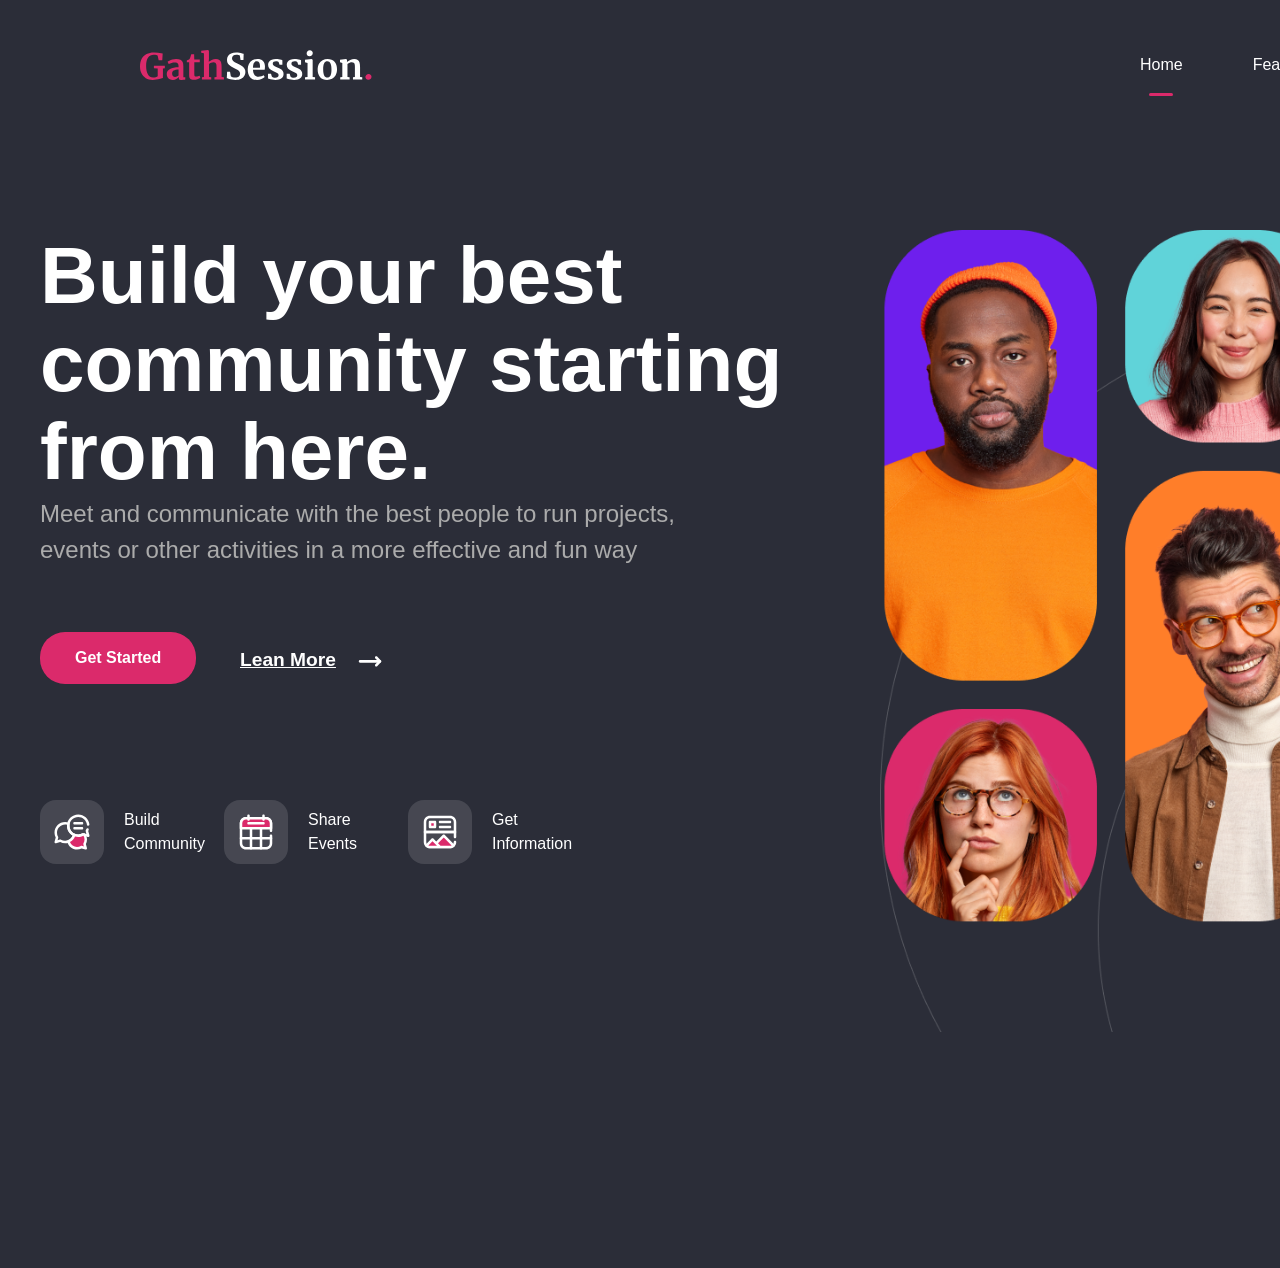
<file: index.html>
<!doctype html>
<html lang="">

<head>
  <meta charset="utf-8">
  <meta name="viewport" content="width=device-width, initial-scale=1">
  <title>Gathsession</title>
  <link rel="stylesheet" href="css/style.css">
  <meta name="description" content="Gathsession">

  <meta property="og:title" content="Gathsession">
  <meta property="og:type" content="">
  <meta property="og:url" content="">
  <meta property="og:image" content="">
  <meta property="og:image:alt" content="">

  <link rel="icon" href="/favicon.ico" sizes="any">
  <link rel="icon" href="/icon.svg" type="image/svg+xml">
  <link rel="apple-touch-icon" href="icon.png">

  <link rel="manifest" href="site.webmanifest">
  <meta name="theme-color" content="#fafafa">



</head>

<body>

<div class="container">
  <header class="header">
    <a href="#" class="logo">
     <img src="img/logo-GathSession.svg" alt="Logo Gath Session.">
    </a>
    <nav class="nav">
      <ul>
       <li class="home-item"><a href="#">Home</a>
         <img class="icon-rectangulo" src="img/icon-rectangle.svg" alt="Icon rectangulo">
       </li>
       <li><a href="#">Features</a></li>
       <li><a href="#">Blog</a></li>
       <li><a href="#">Contact</a></li>
       <li><a href="#">About us</a></li>
      </ul>
    </nav>
  </header>


  <img class="conjunto-fotos" src="img/content-fotos.png" alt="Conjunto fotos">

<main class="hero">
  <section class="hero-principal">
    <div class="hero-content">
      <h1>Build your best community starting from here.</h1>
      <p>Meet and communicate with the best people to run projects, events or other activities in a more effective and fun way</p>
      <a href="#" class="btn-primary">Get Started</a>
      <a href="#" class="lean-more">Lean More</a>
      <img class="icon-arrow" src="img/icon-arrow.svg" alt="icon arrow">
    </div>
  </section>

  <section class="hero-secundary">
    <article class="build-community">
      <img src="./img/icon-build-community.svg" alt="Icon Build Community">
      <p>Build Community</p>
    </article>
       <article class="share-events">
      <img src="./img/icon-share-events.svg" alt="Icon Share Events">
      <p>Share Events</p>
    </article>
       <article class="get-information">
      <img src="./img/icon-get-information.svg" alt="Icon Get Information">
      <p>Get Information</p>
    </article>
  </section>
</main>

</div>

</body>

</html>
</file>
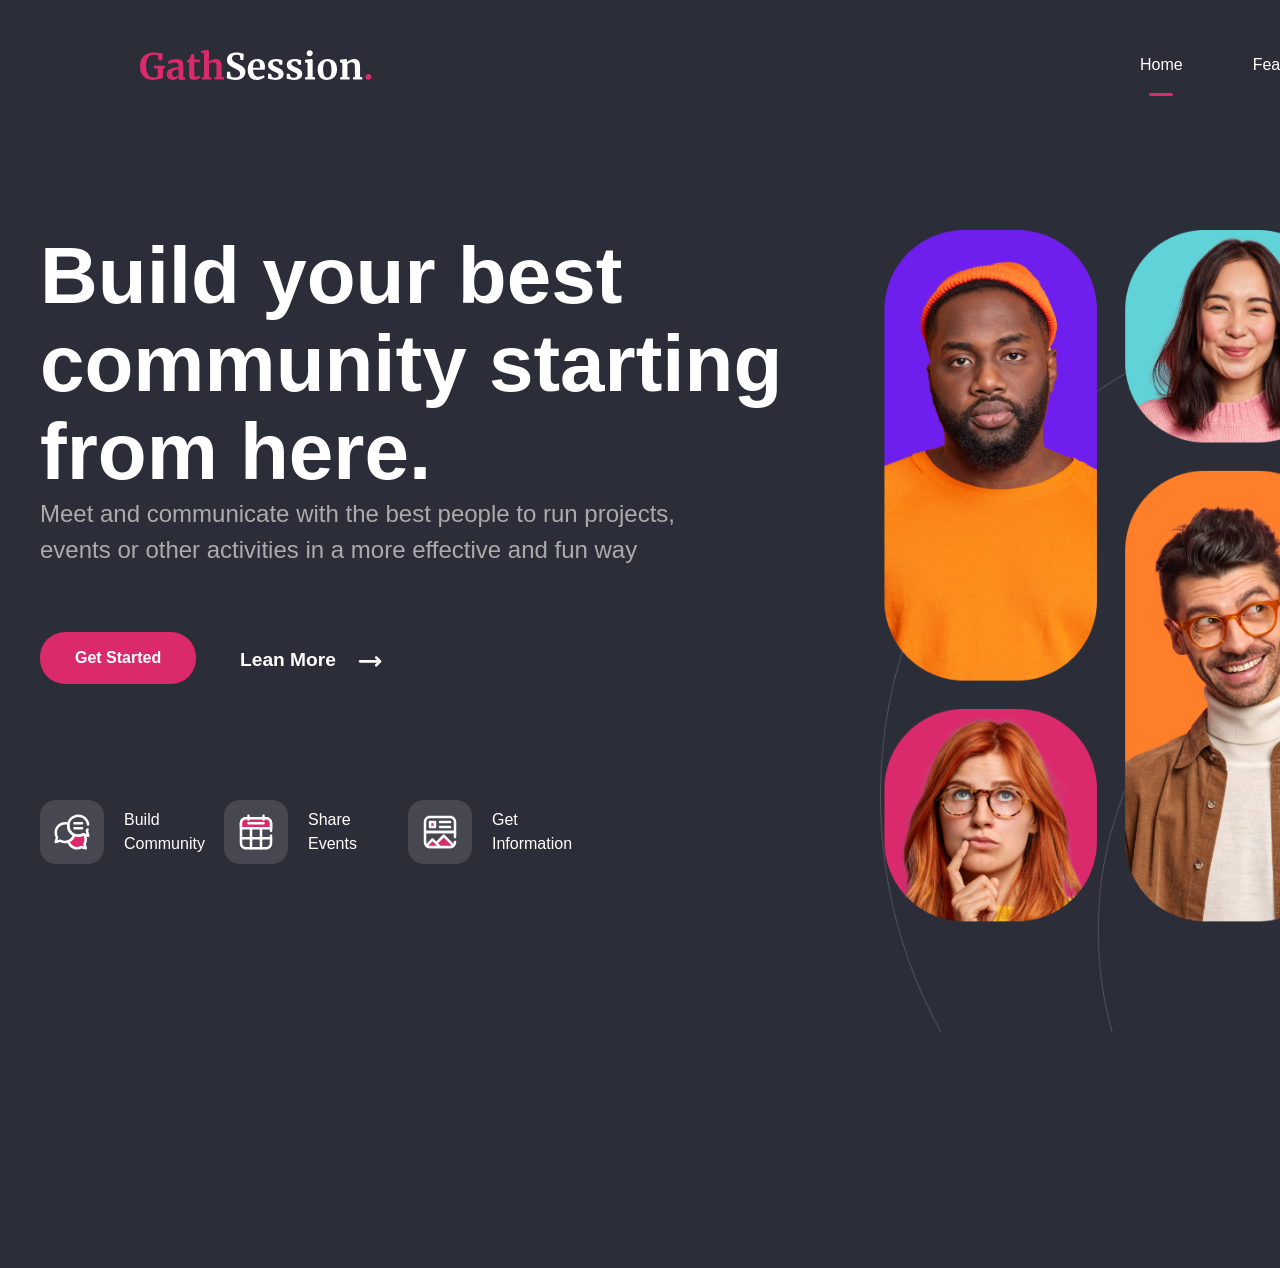
<file: code/index.html>
<!doctype html>
<html lang="">

<head>
  <meta charset="utf-8">
  <meta name="viewport" content="width=device-width, initial-scale=1">
  <title>Gathsession</title>
  <link rel="stylesheet" href="css/style.css">
  <meta name="description" content="Gathsession">

  <meta property="og:title" content="Gathsession">
  <meta property="og:type" content="">
  <meta property="og:url" content="">
  <meta property="og:image" content="">
  <meta property="og:image:alt" content="">

  <link rel="icon" href="/favicon.ico" sizes="any">
  <link rel="icon" href="/icon.svg" type="image/svg+xml">
  <link rel="apple-touch-icon" href="icon.png">

  <link rel="manifest" href="site.webmanifest">
  <meta name="theme-color" content="#fafafa">



</head>

<body>

<div class="container">
  <header class="header">
    <a href="#" class="logo">
     <img src="img/logo-GathSession.svg" alt="Logo Gath Session.">
    </a>
    <nav class="nav">
      <ul>
       <li class="home-item"><a href="#">Home</a>
         <img class="icon-rectangulo" src="img/icon-rectangle.svg" alt="Icon rectangulo">
       </li>
       <li><a href="#">Features</a></li>
       <li><a href="#">Blog</a></li>
       <li><a href="#">Contact</a></li>
       <li><a href="#">About us</a></li>
      </ul>
    </nav>
  </header>


  <img class="conjunto-fotos" src="img/content-fotos.png" alt="Conjunto fotos">

<main class="hero">
  <section class="hero-principal">
    <div class="hero-content">
      <h1>Build your best community starting from here.</h1>
      <p>Meet and communicate with the best people to run projects, events or other activities in a more effective and fun way</p>
      <a href="#" class="btn-primary">Get Started</a>
      <a class="lean-more">Lean More</a>
      <img class="icon-arrow" src="img/icon-arrow.svg" alt="icon arrow">
    </div>
  </section>

  <section class="hero-secundary">
    <article class="build-community">
      <img src="./img/icon-build-community.svg" alt="Icon Build Community">
      <p>Build Community</p>
    </article>
       <article class="share-events">
      <img src="./img/icon-share-events.svg" alt="Icon Share Events">
      <p>Share Events</p>
    </article>
       <article class="get-information">
      <img src="./img/icon-get-information.svg" alt="Icon Get Information">
      <p>Get Information</p>
    </article>
  </section>
</main>

</div>

</body>

</html>
</file>
<file: css/style.css>
/*! HTML5 Boilerplate v8.0.0 | MIT License | https://html5boilerplate.com/ */

/* main.css 3.0.0 | MIT License | https://github.com/h5bp/main.css#readme */
/*
 * What follows is the result of much research on cross-browser styling.
 * Credit left inline and big thanks to Nicolas Gallagher, Jonathan Neal,
 * Kroc Camen, and the H5BP dev community and team.
 */

/* ==========================================================================
   Base styles: opinionated defaults
   ========================================================================== */

html {
  color: #222;
  font-size: 1em;
  line-height: 1.4;
}

/*
 * Remove text-shadow in selection highlight:
 * https://twitter.com/miketaylr/status/12228805301
 *
 * Customize the background color to match your design.
 */

::-moz-selection {
  background: #b3d4fc;
  text-shadow: none;
}

::selection {
  background: #b3d4fc;
  text-shadow: none;
}

/*
 * A better looking default horizontal rule
 */

hr {
  display: block;
  height: 1px;
  border: 0;
  border-top: 1px solid #ccc;
  margin: 1em 0;
  padding: 0;
}

/*
 * Remove the gap between audio, canvas, iframes,
 * images, videos and the bottom of their containers:
 * https://github.com/h5bp/html5-boilerplate/issues/440
 */

audio,
canvas,
iframe,
img,
svg,
video {
  vertical-align: middle;
}

/*
 * Remove default fieldset styles.
 */

fieldset {
  border: 0;
  margin: 0;
  padding: 0;
}

/*
 * Allow only vertical resizing of textareas.
 */

textarea {
  resize: vertical;
}

/* ==========================================================================
   Author's custom styles
   ========================================================================== */

/* ==========================================================================
   Helper classes
   ========================================================================== */

/*
 * Hide visually and from screen readers
 */

.hidden,
[hidden] {
  display: none !important;
}

/*
 * Hide only visually, but have it available for screen readers:
 * https://snook.ca/archives/html_and_css/hiding-content-for-accessibility
 *
 * 1. For long content, line feeds are not interpreted as spaces and small width
 *    causes content to wrap 1 word per line:
 *    https://medium.com/@jessebeach/beware-smushed-off-screen-accessible-text-5952a4c2cbfe
 */

.visually-hidden {
  border: 0;
  clip: rect(0, 0, 0, 0);
  height: 1px;
  margin: -1px;
  overflow: hidden;
  padding: 0;
  position: absolute;
  white-space: nowrap;
  width: 1px;
  /* 1 */
}

/*
 * Extends the .visually-hidden class to allow the element
 * to be focusable when navigated to via the keyboard:
 * https://www.drupal.org/node/897638
 */

.visually-hidden.focusable:active,
.visually-hidden.focusable:focus {
  clip: auto;
  height: auto;
  margin: 0;
  overflow: visible;
  position: static;
  white-space: inherit;
  width: auto;
}

/*
 * Hide visually and from screen readers, but maintain layout
 */

.invisible {
  visibility: hidden;
}

/*
 * Clearfix: contain floats
 *
 * The use of `table` rather than `block` is only necessary if using
 * `::before` to contain the top-margins of child elements.
 */

.clearfix::before,
.clearfix::after {
  content: "";
  display: table;
}

.clearfix::after {
  clear: both;
}

/* ==========================================================================
   EXAMPLE Media Queries for Responsive Design.
   These examples override the primary ('mobile first') styles.
   Modify as content requires.
   ========================================================================== */

@media only screen and (min-width: 35em) {
  /* Style adjustments for viewports that meet the condition */
}

@media print,
  (-webkit-min-device-pixel-ratio: 1.25),
  (min-resolution: 1.25dppx),
  (min-resolution: 120dpi) {
  /* Style adjustments for high resolution devices */
}

/* ==========================================================================
   Print styles.
   Inlined to avoid the additional HTTP request:
   https://www.phpied.com/delay-loading-your-print-css/
   ========================================================================== */

@media print {
  *,
  *::before,
  *::after {
    background: #fff !important;
    color: #000 !important;
    /* Black prints faster */
    box-shadow: none !important;
    text-shadow: none !important;
  }

  a,
  a:visited {
    text-decoration: underline;
  }

  a[href]::after {
    content: " (" attr(href) ")";
  }

  abbr[title]::after {
    content: " (" attr(title) ")";
  }

  /*
   * Don't show links that are fragment identifiers,
   * or use the `javascript:` pseudo protocol
   */
  a[href^="#"]::after,
  a[href^="javascript:"]::after {
    content: "";
  }

  pre {
    white-space: pre-wrap !important;
  }

  pre,
  blockquote {
    border: 1px solid #999;
    page-break-inside: avoid;
  }

  tr,
  img {
    page-break-inside: avoid;
  }

  p,
  h2,
  h3 {
    orphans: 3;
    widows: 3;
  }

  h2,
  h3 {
    page-break-after: avoid;
  }
}




/*
* Aquí empieza el proyecto
*/


@import url('https://fonts.googleapis.com/css2?family=Poppins:wght@300;400;600;700&display=swap');

@import url('https://fonts.googleapis.com/css2?family=Merriweather:opsz@18..144&display=swap');

:root {
  --pink: #DB2A6B;
  --white: #FFFFFF;
  --gray: #ABABAB;
  --black: #2B2D38;
}

* { box-sizing: border-box; margin: 0; padding: 0; }

body {
  font-family: 'Poppins', sans-serif;
  background-color: var(--black);

}
.container {
  max-width: 1200px;
  height: 1000px;
  margin: auto;
}

/* Header */
.header {
  display: flex;
  justify-content: space-between;
  align-items: center;
  padding: 30px 80px;
}

.logo {
  font-size: 1.5rem;
  font-weight: 700;
  text-decoration: none;
}

.header img {
  position: relative;
  left: auto;
  padding: 20px;
}

.nav {
  font-weight: 500;
  padding: 20px;
}

.nav ul {
  display: flex;
  list-style: none;
  gap: 70px;
  align-items: center;
  position: relative;
  left: 100%;
}

.nav :first-child {
  text-decoration: none;
  color: var(--white);
  font-family: poppins, sans-serif;
  font-size: 1rem;
}

.nav a {
  text-decoration: none;
  color: var(--gray);
  font-family: poppins, sans-serif;
  font-size: 1rem;
}

.nav .home-item {
  position: relative;
}

.nav .home-item .icon-rectangulo {
  position: absolute;
  top: calc(100% - 3px);
  left: 50%;
  transform: translateX(-50%);
  width: 64px;
  height: auto;
  display: block;
  z-index: 10;
}


/* Hero principal */

.hero-principal {
  display: flex;
  flex-direction: column;
  justify-content: first baseline;
  position: relative;
  top: -700px;
}

.hero-content {
  max-width: 70%;
  position: relative;
  gap: 10px;
}

.hero-content h1 {
  font-size: 5rem;
  color: var(--white);
  line-height: 1.1;
}

.hero-content p {
  font-size: 1.5rem;
  color: var(--gray);
  max-width: 700px;
  line-height: 1.5;
}

.btn-primary {
  background: var(--pink);
  color: white;
  padding: 15px 35px;
  border-radius: 25px;
  text-decoration: none;
  font-weight: 600;
  margin-right: 20px;
  position: absolute;
  top: 400px;
  left: auto;
}

.lean-more {
  color: var(--white);
  font-size: 1.2rem;
  font-weight: 600;
  position: absolute;
  top: 415px;
  left: 200px;
}

.icon-arrow {
  width: auto;
  vertical-align: middle;
  position: absolute;
  top: 410px;
  left: 310px;
  margin-right: 10px;
}


/* Hero secundary */
.hero-secundary {
  display: flex;
  align-items: center;
  gap: 80px;
  position: absolute;
  top: 800px;

}

.hero-secundary article {
  display: flex;
  align-items: center;
  gap: 20px;
}

.hero-secundary p {
  color: white;
  max-width: 20px;
  line-height: 1.5;
  gap: 50px;
}


/* Imagen */

.conjunto-fotos {
  width: 70%;
  z-index: 2;
  position: relative;
  left: 70%;
  top: 100px;
}

/* efectos Hover  */

.btn-primary {
  transition: background-color 0.2s ease, transform 0.2s ease;
}

.btn-primary:hover {
  background-color: #c21f5c;
  transform: translateY(-2px);
}

.lean-more {
  transition: color 0.2s ease;
  cursor: pointer;
}

.lean-more:hover {
  color: var(--pink);
}

.nav a {
  transition: color 0.2s ease;
}

.nav a:hover,
.nav a:focus-visible {
  color: var(--pink);
}

.hero-secundary article {
  transition: transform 0.2s ease;
}

.hero-secundary article:hover {
  transform: translateY(-5px);
}
</file>
<file: code/css/style.css>
/*! HTML5 Boilerplate v8.0.0 | MIT License | https://html5boilerplate.com/ */

/* main.css 3.0.0 | MIT License | https://github.com/h5bp/main.css#readme */
/*
 * What follows is the result of much research on cross-browser styling.
 * Credit left inline and big thanks to Nicolas Gallagher, Jonathan Neal,
 * Kroc Camen, and the H5BP dev community and team.
 */

/* ==========================================================================
   Base styles: opinionated defaults
   ========================================================================== */

html {
  color: #222;
  font-size: 1em;
  line-height: 1.4;
}

/*
 * Remove text-shadow in selection highlight:
 * https://twitter.com/miketaylr/status/12228805301
 *
 * Customize the background color to match your design.
 */

::-moz-selection {
  background: #b3d4fc;
  text-shadow: none;
}

::selection {
  background: #b3d4fc;
  text-shadow: none;
}

/*
 * A better looking default horizontal rule
 */

hr {
  display: block;
  height: 1px;
  border: 0;
  border-top: 1px solid #ccc;
  margin: 1em 0;
  padding: 0;
}

/*
 * Remove the gap between audio, canvas, iframes,
 * images, videos and the bottom of their containers:
 * https://github.com/h5bp/html5-boilerplate/issues/440
 */

audio,
canvas,
iframe,
img,
svg,
video {
  vertical-align: middle;
}

/*
 * Remove default fieldset styles.
 */

fieldset {
  border: 0;
  margin: 0;
  padding: 0;
}

/*
 * Allow only vertical resizing of textareas.
 */

textarea {
  resize: vertical;
}

/* ==========================================================================
   Author's custom styles
   ========================================================================== */

/* ==========================================================================
   Helper classes
   ========================================================================== */

/*
 * Hide visually and from screen readers
 */

.hidden,
[hidden] {
  display: none !important;
}

/*
 * Hide only visually, but have it available for screen readers:
 * https://snook.ca/archives/html_and_css/hiding-content-for-accessibility
 *
 * 1. For long content, line feeds are not interpreted as spaces and small width
 *    causes content to wrap 1 word per line:
 *    https://medium.com/@jessebeach/beware-smushed-off-screen-accessible-text-5952a4c2cbfe
 */

.visually-hidden {
  border: 0;
  clip: rect(0, 0, 0, 0);
  height: 1px;
  margin: -1px;
  overflow: hidden;
  padding: 0;
  position: absolute;
  white-space: nowrap;
  width: 1px;
  /* 1 */
}

/*
 * Extends the .visually-hidden class to allow the element
 * to be focusable when navigated to via the keyboard:
 * https://www.drupal.org/node/897638
 */

.visually-hidden.focusable:active,
.visually-hidden.focusable:focus {
  clip: auto;
  height: auto;
  margin: 0;
  overflow: visible;
  position: static;
  white-space: inherit;
  width: auto;
}

/*
 * Hide visually and from screen readers, but maintain layout
 */

.invisible {
  visibility: hidden;
}

/*
 * Clearfix: contain floats
 *
 * The use of `table` rather than `block` is only necessary if using
 * `::before` to contain the top-margins of child elements.
 */

.clearfix::before,
.clearfix::after {
  content: "";
  display: table;
}

.clearfix::after {
  clear: both;
}

/* ==========================================================================
   EXAMPLE Media Queries for Responsive Design.
   These examples override the primary ('mobile first') styles.
   Modify as content requires.
   ========================================================================== */

@media only screen and (min-width: 35em) {
  /* Style adjustments for viewports that meet the condition */
}

@media print,
  (-webkit-min-device-pixel-ratio: 1.25),
  (min-resolution: 1.25dppx),
  (min-resolution: 120dpi) {
  /* Style adjustments for high resolution devices */
}

/* ==========================================================================
   Print styles.
   Inlined to avoid the additional HTTP request:
   https://www.phpied.com/delay-loading-your-print-css/
   ========================================================================== */

@media print {
  *,
  *::before,
  *::after {
    background: #fff !important;
    color: #000 !important;
    /* Black prints faster */
    box-shadow: none !important;
    text-shadow: none !important;
  }

  a,
  a:visited {
    text-decoration: underline;
  }

  a[href]::after {
    content: " (" attr(href) ")";
  }

  abbr[title]::after {
    content: " (" attr(title) ")";
  }

  /*
   * Don't show links that are fragment identifiers,
   * or use the `javascript:` pseudo protocol
   */
  a[href^="#"]::after,
  a[href^="javascript:"]::after {
    content: "";
  }

  pre {
    white-space: pre-wrap !important;
  }

  pre,
  blockquote {
    border: 1px solid #999;
    page-break-inside: avoid;
  }

  tr,
  img {
    page-break-inside: avoid;
  }

  p,
  h2,
  h3 {
    orphans: 3;
    widows: 3;
  }

  h2,
  h3 {
    page-break-after: avoid;
  }
}




/*
* Aquí empieza el proyecto
*/


@import url('https://fonts.googleapis.com/css2?family=Poppins:wght@300;400;600;700&display=swap');

@import url('https://fonts.googleapis.com/css2?family=Merriweather:opsz@18..144&display=swap');

:root {
  --pink: #DB2A6B;
  --white: #FFFFFF;
  --gray: #ABABAB;
  --black: #2B2D38;
}

* { box-sizing: border-box; margin: 0; padding: 0; }

body {
  font-family: 'Poppins', sans-serif;
  background-color: var(--black);

}
.container {
  max-width: 1200px;
  height: 1000px;
  margin: auto;
}

/* Header */
.header {
  display: flex;
  justify-content: space-between;
  align-items: center;
  padding: 30px 80px;
}

.logo {
  font-size: 1.5rem;
  font-weight: 700;
  text-decoration: none;
}

.header img {
  position: relative;
  left: auto;
  padding: 20px;
}

.nav {
  font-weight: 500;
  padding: 20px;
}

.nav ul {
  display: flex;
  list-style: none;
  gap: 70px;
  align-items: center;
  position: relative;
  left: 100%;
}

.nav :first-child {
  text-decoration: none;
  color: var(--white);
  font-family: poppins, sans-serif;
  font-size: 1rem;
}

.nav a {
  text-decoration: none;
  color: var(--gray);
  font-family: poppins, sans-serif;
  font-size: 1rem;
}

.nav .home-item {
  position: relative;
}

.nav .home-item .icon-rectangulo {
  position: absolute;
  top: calc(100% - 3px);
  left: 50%;
  transform: translateX(-50%);
  width: 64px;
  height: auto;
  display: block;
  z-index: 10;
}


/* Hero principal */

.hero-principal {
  display: flex;
  flex-direction: column;
  justify-content: first baseline;
  position: relative;
  top: -700px;
}

.hero-content {
  max-width: 70%;
  position: relative;
  gap: 10px;
}

.hero-content h1 {
  font-size: 5rem;
  color: var(--white);
  line-height: 1.1;
}

.hero-content p {
  font-size: 1.5rem;
  color: var(--gray);
  max-width: 700px;
  line-height: 1.5;
}

.btn-primary {
  background: var(--pink);
  color: white;
  padding: 15px 35px;
  border-radius: 25px;
  text-decoration: none;
  font-weight: 600;
  margin-right: 20px;
  position: absolute;
  top: 400px;
  left: auto;
}

.lean-more {
  color: var(--white);
  font-size: 1.2rem;
  font-weight: 600;
  position: absolute;
  top: 415px;
  left: 200px;
}

.icon-arrow {
  width: auto;
  vertical-align: middle;
  position: absolute;
  top: 410px;
  left: 310px;
  margin-right: 10px;
}


/* Hero secundary */
.hero-secundary {
  display: flex;
  align-items: center;
  gap: 80px;
  position: absolute;
  top: 800px;

}

.hero-secundary article {
  display: flex;
  align-items: center;
  gap: 20px;
}

.hero-secundary p {
  color: white;
  max-width: 20px;
  line-height: 1.5;
  gap: 50px;
}


/* Imagen */

.conjunto-fotos {
  width: 70%;
  z-index: 2;
  position: relative;
  left: 70%;
  top: 100px;
}
</file>
